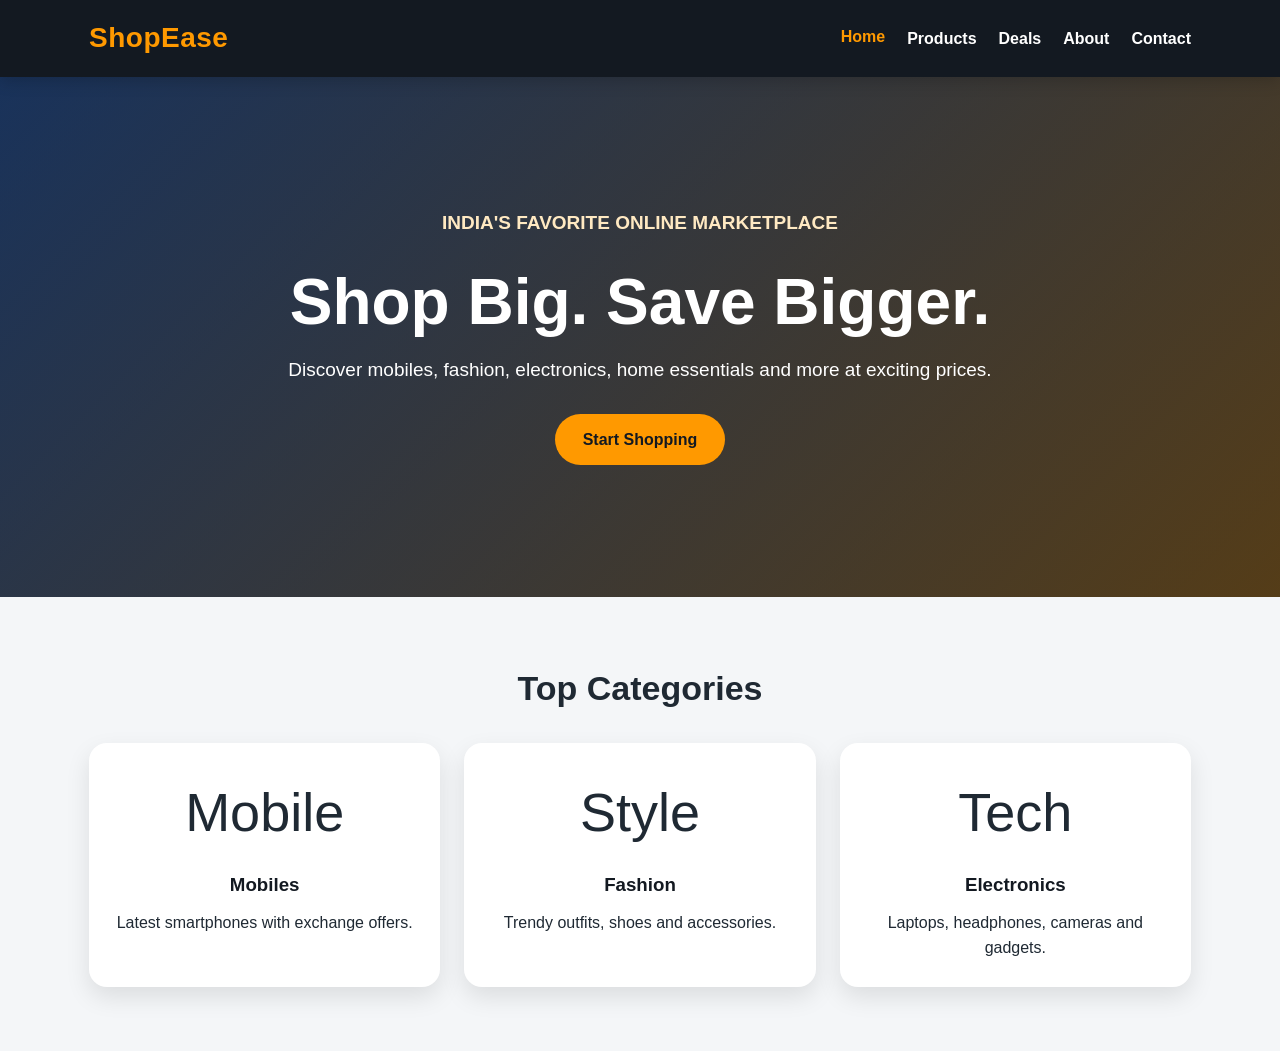
<file: index.html>
<!DOCTYPE html>
<html lang="en">
<head>
  <meta charset="UTF-8">
  <meta name="viewport" content="width=device-width, initial-scale=1.0">
  <title>ShopEase - Home</title>
  <link rel="stylesheet" href="style.css">
</head>
<body>
  <header class="site-header">
    <nav class="navbar">
      <a href="index.html" class="logo">ShopEase</a>
      <div class="nav-links">
        <a href="index.html" class="active">Home</a>
        <a href="products.html">Products</a>
        <a href="deals.html">Deals</a>
        <a href="about.html">About</a>
        <a href="contact.html">Contact</a>
      </div>
    </nav>
  </header>

  <main>
    <section class="hero">
      <div class="hero-content">
        <p class="tagline">India's favorite online marketplace</p>
        <h1>Shop Big. Save Bigger.</h1>
        <p>Discover mobiles, fashion, electronics, home essentials and more at exciting prices.</p>
        <a href="products.html" class="btn">Start Shopping</a>
      </div>
    </section>

    <section class="section">
      <h2>Top Categories</h2>
      <div class="card-grid">
        <article class="category-card">
          <span>Mobile</span>
          <h3>Mobiles</h3>
          <p>Latest smartphones with exchange offers.</p>
        </article>
        <article class="category-card">
          <span>Style</span>
          <h3>Fashion</h3>
          <p>Trendy outfits, shoes and accessories.</p>
        </article>
        <article class="category-card">
          <span>Tech</span>
          <h3>Electronics</h3>
          <p>Laptops, headphones, cameras and gadgets.</p>
        </article>
      </div>
    </section>
  </main>
</body>
</html>
</file>
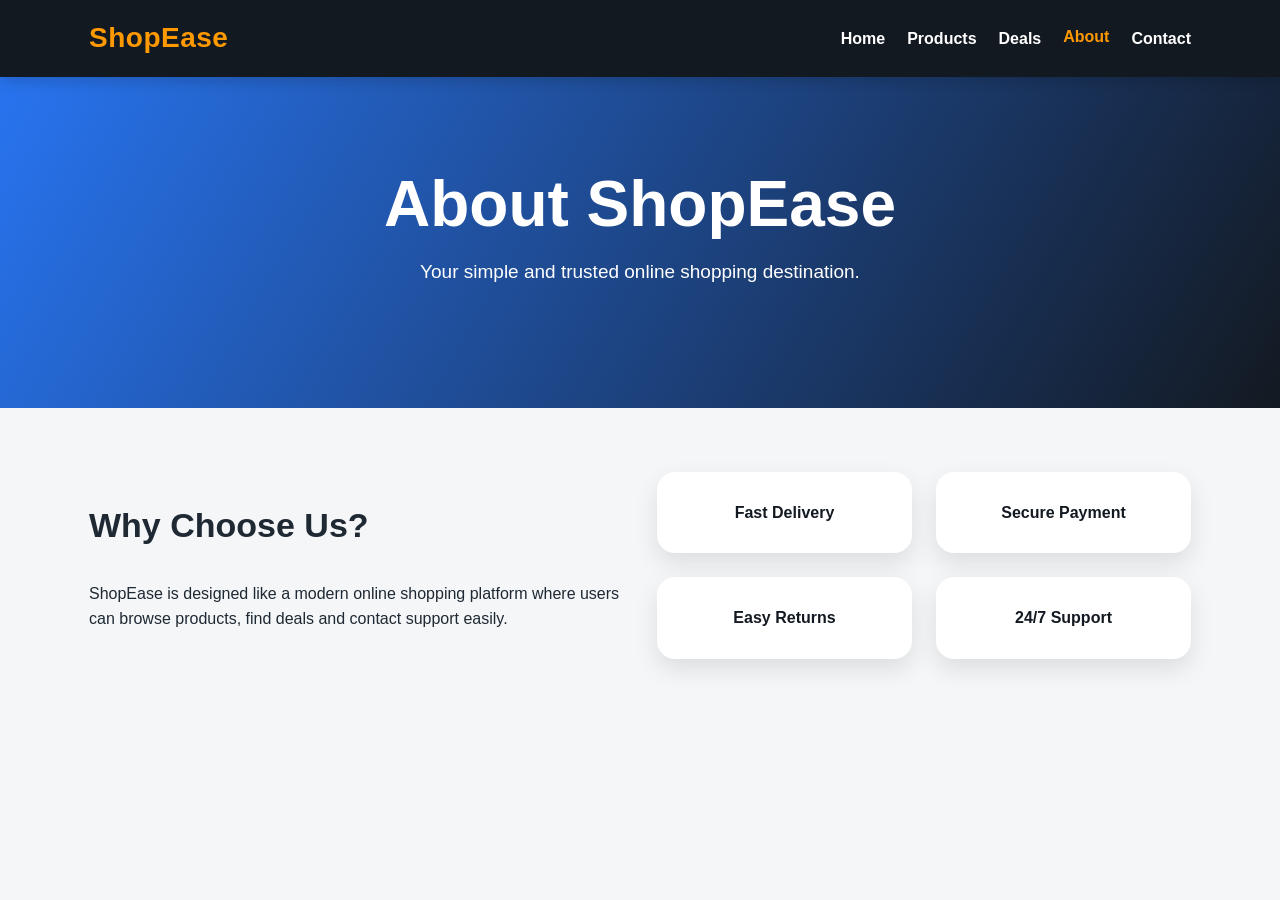
<file: about.html>
<!DOCTYPE html>
<html lang="en">
<head>
  <meta charset="UTF-8">
  <meta name="viewport" content="width=device-width, initial-scale=1.0">
  <title>ShopEase - About</title>
  <link rel="stylesheet" href="style.css">
</head>
<body>
  <header class="site-header">
    <nav class="navbar">
      <a href="index.html" class="logo">ShopEase</a>
      <div class="nav-links">
        <a href="index.html">Home</a>
        <a href="products.html">Products</a>
        <a href="deals.html">Deals</a>
        <a href="about.html" class="active">About</a>
        <a href="contact.html">Contact</a>
      </div>
    </nav>
  </header>

  <main>
    <section class="page-banner">
      <h1>About ShopEase</h1>
      <p>Your simple and trusted online shopping destination.</p>
    </section>

    <section class="section about-section">
      <div>
        <h2>Why Choose Us?</h2>
        <p>
          ShopEase is designed like a modern online shopping platform where users can browse
          products, find deals and contact support easily.
        </p>
      </div>
      <div class="features">
        <div>Fast Delivery</div>
        <div>Secure Payment</div>
        <div>Easy Returns</div>
        <div>24/7 Support</div>
      </div>
    </section>
  </main>
</body>
</html>
</file>
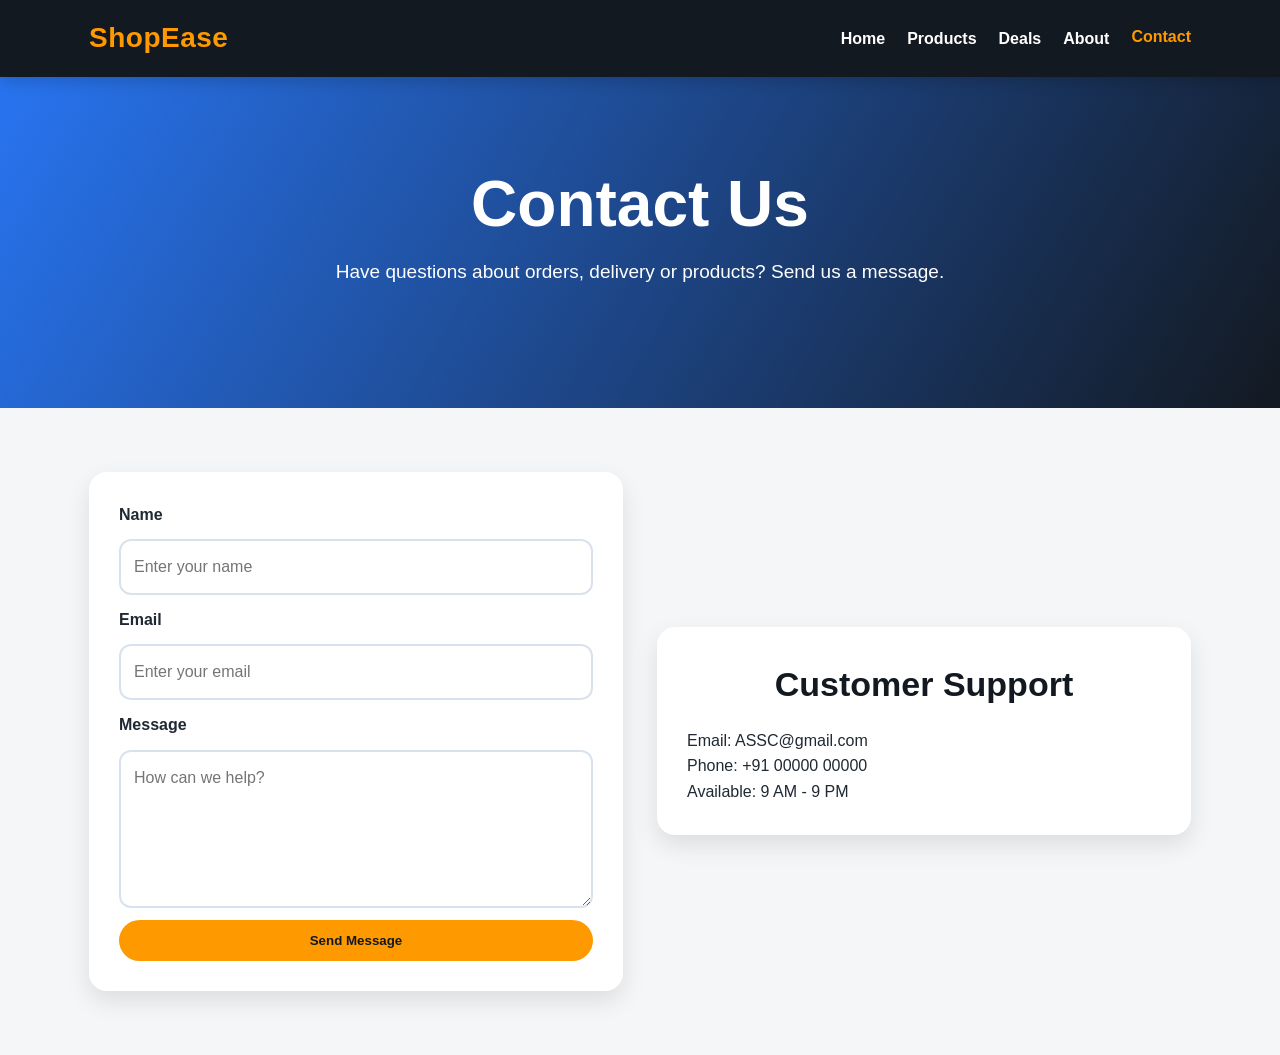
<file: contact.html>
<!DOCTYPE html>
<html lang="en">
<head>
  <meta charset="UTF-8">
  <meta name="viewport" content="width=device-width, initial-scale=1.0">
  <title>ShopEase - Contact</title>
  <link rel="stylesheet" href="style.css">
</head>
<body>
  <header class="site-header">
    <nav class="navbar">
      <a href="index.html" class="logo">ShopEase</a>
      <div class="nav-links">
        <a href="index.html">Home</a>
        <a href="products.html">Products</a>
        <a href="deals.html">Deals</a>
        <a href="about.html">About</a>
        <a href="contact.html" class="active">Contact</a>
      </div>
    </nav>
  </header>

  <main>
    <section class="page-banner">
      <h1>Contact Us</h1>
      <p>Have questions about orders, delivery or products? Send us a message.</p>
    </section>

    <section class="section contact-section">
      <form class="contact-form">
        <label for="name">Name</label>
        <input type="text" id="name" placeholder="Enter your name">

        <label for="email">Email</label>
        <input type="email" id="email" placeholder="Enter your email">

        <label for="message">Message</label>
        <textarea id="message" rows="5" placeholder="How can we help?"></textarea>

        <button type="submit">Send Message</button>
      </form>

      <div class="contact-info">
        <h2>Customer Support</h2>
        <p>Email: ASSC@gmail.com</p>
        <p>Phone: +91 00000 00000</p>
        <p>Available: 9 AM - 9 PM</p>
      </div>
    </section>
  </main>
</body>
</html>
</file>
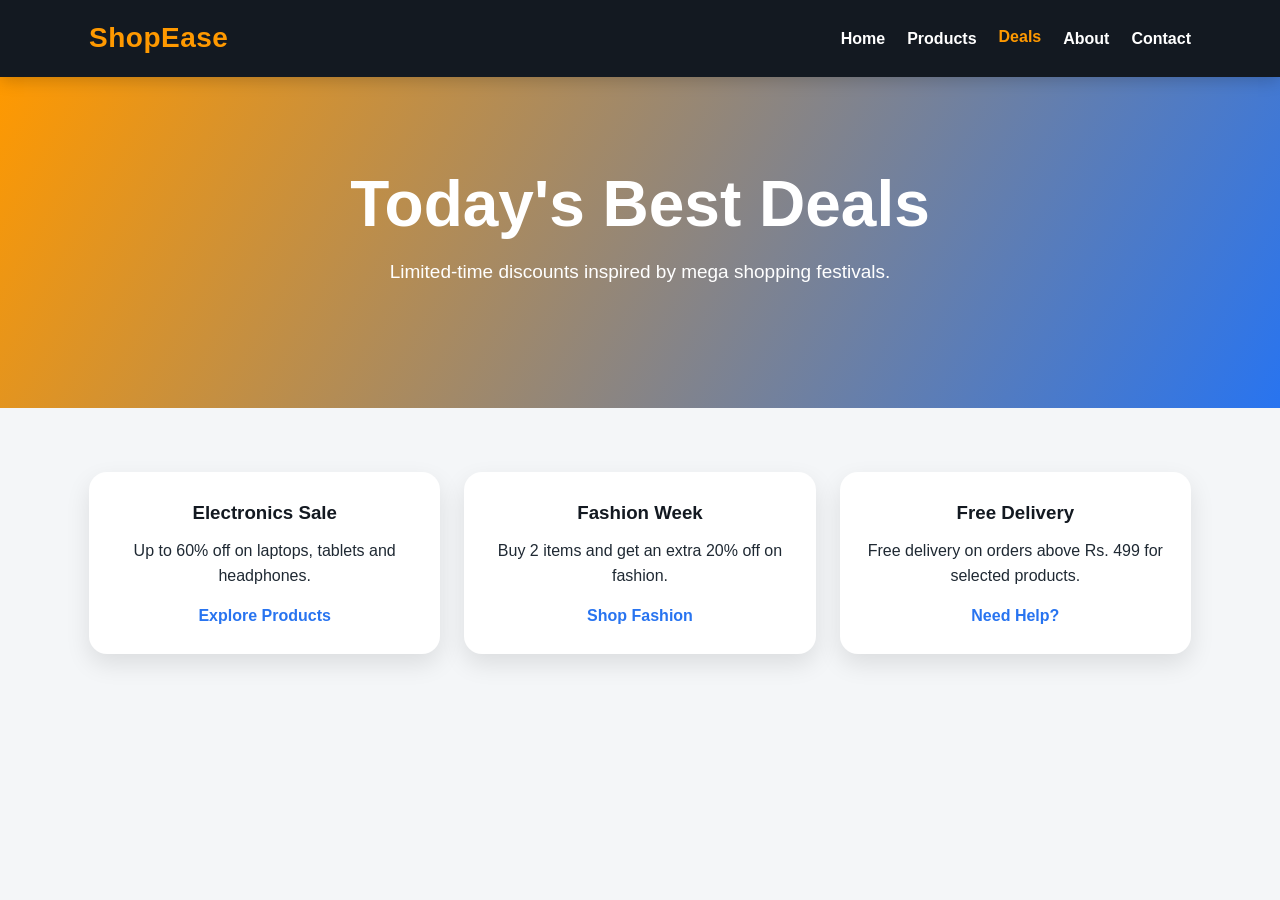
<file: deals.html>
<!DOCTYPE html>
<html lang="en">
<head>
  <meta charset="UTF-8">
  <meta name="viewport" content="width=device-width, initial-scale=1.0">
  <title>ShopEase - Deals</title>
  <link rel="stylesheet" href="style.css">
</head>
<body>
  <header class="site-header">
    <nav class="navbar">
      <a href="index.html" class="logo">ShopEase</a>
      <div class="nav-links">
        <a href="index.html">Home</a>
        <a href="products.html">Products</a>
        <a href="deals.html" class="active">Deals</a>
        <a href="about.html">About</a>
        <a href="contact.html">Contact</a>
      </div>
    </nav>
  </header>

  <main>
    <section class="page-banner deal-banner">
      <h1>Today's Best Deals</h1>
      <p>Limited-time discounts inspired by mega shopping festivals.</p>
    </section>

    <section class="section">
      <div class="deal-list">
        <article class="deal-card">
          <h3>Electronics Sale</h3>
          <p>Up to 60% off on laptops, tablets and headphones.</p>
          <a href="products.html">Explore Products</a>
        </article>
        <article class="deal-card">
          <h3>Fashion Week</h3>
          <p>Buy 2 items and get an extra 20% off on fashion.</p>
          <a href="products.html">Shop Fashion</a>
        </article>
        <article class="deal-card">
          <h3>Free Delivery</h3>
          <p>Free delivery on orders above Rs. 499 for selected products.</p>
          <a href="contact.html">Need Help?</a>
        </article>
      </div>
    </section>
  </main>
</body>
</html>
</file>
<file: style.css>
* {
  margin: 0;
  padding: 0;
  box-sizing: border-box;
}

body {
  background: #f4f6f8;
  color: #1f2933;
  font-family: Arial, Helvetica, sans-serif;
  line-height: 1.6;
}

.site-header {
  position: sticky;
  top: 0;
  z-index: 10;
  background: #131921;
  box-shadow: 0 4px 15px rgba(0, 0, 0, 0.18);
}

.navbar {
  max-width: 1150px;
  margin: 0 auto;
  padding: 16px 24px;
  display: flex;
  align-items: center;
  justify-content: space-between;
  gap: 20px;
}

.logo {
  color: #ff9900;
  font-size: 28px;
  font-weight: 800;
  text-decoration: none;
  letter-spacing: 0.5px;
}

.nav-links {
  display: flex;
  gap: 22px;
  flex-wrap: wrap;
}

.nav-links a {
  color: #ffffff;
  font-weight: 700;
  text-decoration: none;
  transition: color 0.3s ease, transform 0.3s ease;
}

.nav-links a:hover,
.nav-links .active {
  color: #ff9900;
  transform: translateY(-2px);
}

.hero {
  min-height: 520px;
  display: flex;
  align-items: center;
  justify-content: center;
  padding: 80px 24px;
  color: #ffffff;
  text-align: center;
  background:
    linear-gradient(rgba(19, 25, 33, 0.72), rgba(19, 25, 33, 0.72)),
    linear-gradient(135deg, #2874f0, #ff9900);
  animation: fadeIn 1s ease;
}

.hero-content {
  max-width: 720px;
  animation: floatUp 1.1s ease;
}

.tagline {
  color: #ffe9c2;
  font-size: 18px;
  font-weight: 700;
  margin-bottom: 12px;
  text-transform: uppercase;
}

.hero h1,
.page-banner h1 {
  font-size: clamp(36px, 6vw, 64px);
  line-height: 1.1;
  margin-bottom: 18px;
}

.hero p,
.page-banner p {
  font-size: 19px;
  margin-bottom: 28px;
}

.btn,
.product-card button,
.contact-form button {
  border: none;
  border-radius: 999px;
  background: #ff9900;
  color: #131921;
  cursor: pointer;
  display: inline-block;
  font-weight: 800;
  padding: 13px 28px;
  text-decoration: none;
  transition: background 0.3s ease, color 0.3s ease, transform 0.3s ease;
}

.btn:hover,
.product-card button:hover,
.contact-form button:hover {
  background: #2874f0;
  color: #ffffff;
  transform: scale(1.06);
}

.section {
  max-width: 1150px;
  margin: 0 auto;
  padding: 64px 24px;
}

.section h2 {
  font-size: 34px;
  margin-bottom: 28px;
  text-align: center;
}

.card-grid,
.product-grid,
.deal-list,
.features {
  display: grid;
  gap: 24px;
}

.card-grid {
  grid-template-columns: repeat(3, 1fr);
}

.product-grid {
  grid-template-columns: repeat(4, 1fr);
}

.category-card,
.product-card,
.deal-card,
.contact-form,
.contact-info,
.features div {
  background: #ffffff;
  border-radius: 18px;
  box-shadow: 0 10px 25px rgba(0, 0, 0, 0.1);
  transition: transform 0.35s ease, box-shadow 0.35s ease;
  animation: floatUp 0.9s ease both;
}

.category-card,
.product-card,
.deal-card {
  padding: 26px;
  text-align: center;
}

.category-card:hover,
.product-card:hover,
.deal-card:hover,
.contact-form:hover,
.contact-info:hover,
.features div:hover {
  box-shadow: 0 18px 35px rgba(40, 116, 240, 0.22);
  transform: translateY(-10px);
}

.category-card span,
.product-image {
  display: block;
  margin-bottom: 14px;
}

.category-card span {
  font-size: 54px;
}

.product-image {
  aspect-ratio: 4 / 3;
  border-radius: 14px;
  object-fit: cover;
  width: 100%;
}

.category-card h3,
.product-card h3,
.deal-card h3 {
  color: #131921;
  margin-bottom: 10px;
}

.product-card strong {
  color: #2874f0;
  display: block;
  font-size: 22px;
  margin: 15px 0;
}

.page-banner {
  padding: 92px 24px;
  color: #ffffff;
  text-align: center;
  background: linear-gradient(120deg, #2874f0, #131921);
  animation: fadeIn 0.9s ease;
}

.deal-banner {
  background: linear-gradient(120deg, #ff9900, #2874f0);
}

.deal-list {
  grid-template-columns: repeat(3, 1fr);
}

.deal-card a {
  color: #2874f0;
  display: inline-block;
  font-weight: 800;
  margin-top: 14px;
  text-decoration: none;
}

.about-section,
.contact-section {
  display: grid;
  grid-template-columns: 1fr 1fr;
  gap: 34px;
  align-items: center;
}

.about-section h2 {
  text-align: left;
}

.features {
  grid-template-columns: repeat(2, 1fr);
}

.features div {
  color: #131921;
  font-weight: 800;
  padding: 28px;
  text-align: center;
}

.contact-form,
.contact-info {
  padding: 30px;
}

.contact-form {
  display: flex;
  flex-direction: column;
  gap: 12px;
}

.contact-form label {
  font-weight: 800;
}

.contact-form input,
.contact-form textarea {
  border: 2px solid #d9e2ec;
  border-radius: 12px;
  font: inherit;
  padding: 13px;
  transition: border-color 0.3s ease, box-shadow 0.3s ease;
}

.contact-form input:focus,
.contact-form textarea:focus {
  border-color: #2874f0;
  box-shadow: 0 0 0 4px rgba(40, 116, 240, 0.12);
  outline: none;
}

.contact-info h2 {
  color: #131921;
  margin-bottom: 16px;
}

@keyframes fadeIn {
  from {
    opacity: 0;
  }

  to {
    opacity: 1;
  }
}

@keyframes floatUp {
  from {
    opacity: 0;
    transform: translateY(35px);
  }

  to {
    opacity: 1;
    transform: translateY(0);
  }
}

@media (max-width: 850px) {
  .navbar,
  .about-section,
  .contact-section {
    grid-template-columns: 1fr;
    flex-direction: column;
    text-align: center;
  }

  .card-grid,
  .product-grid,
  .deal-list {
    grid-template-columns: repeat(2, 1fr);
  }

  .about-section h2 {
    text-align: center;
  }
}

@media (max-width: 560px) {
  .nav-links {
    justify-content: center;
  }

  .card-grid,
  .product-grid,
  .deal-list,
  .features {
    grid-template-columns: 1fr;
  }

  .section {
    padding: 44px 18px;
  }
}
</file>
